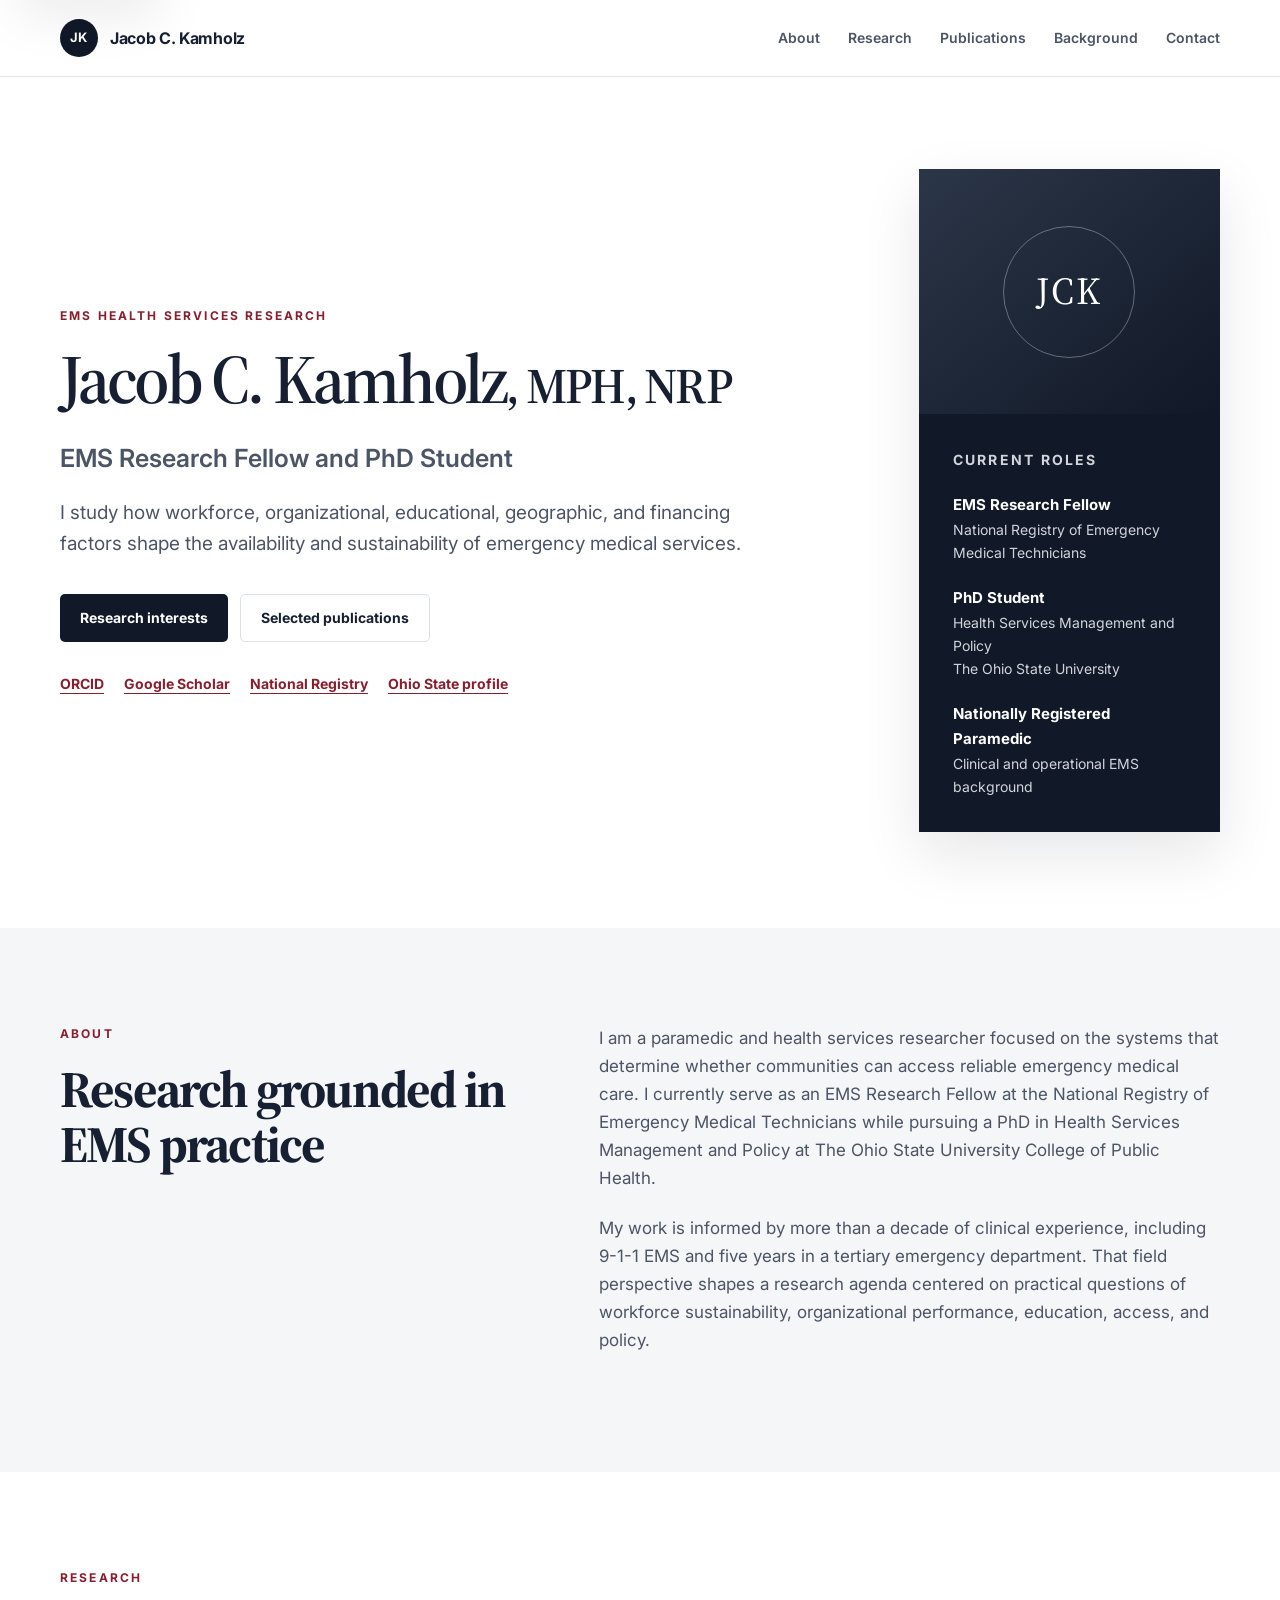
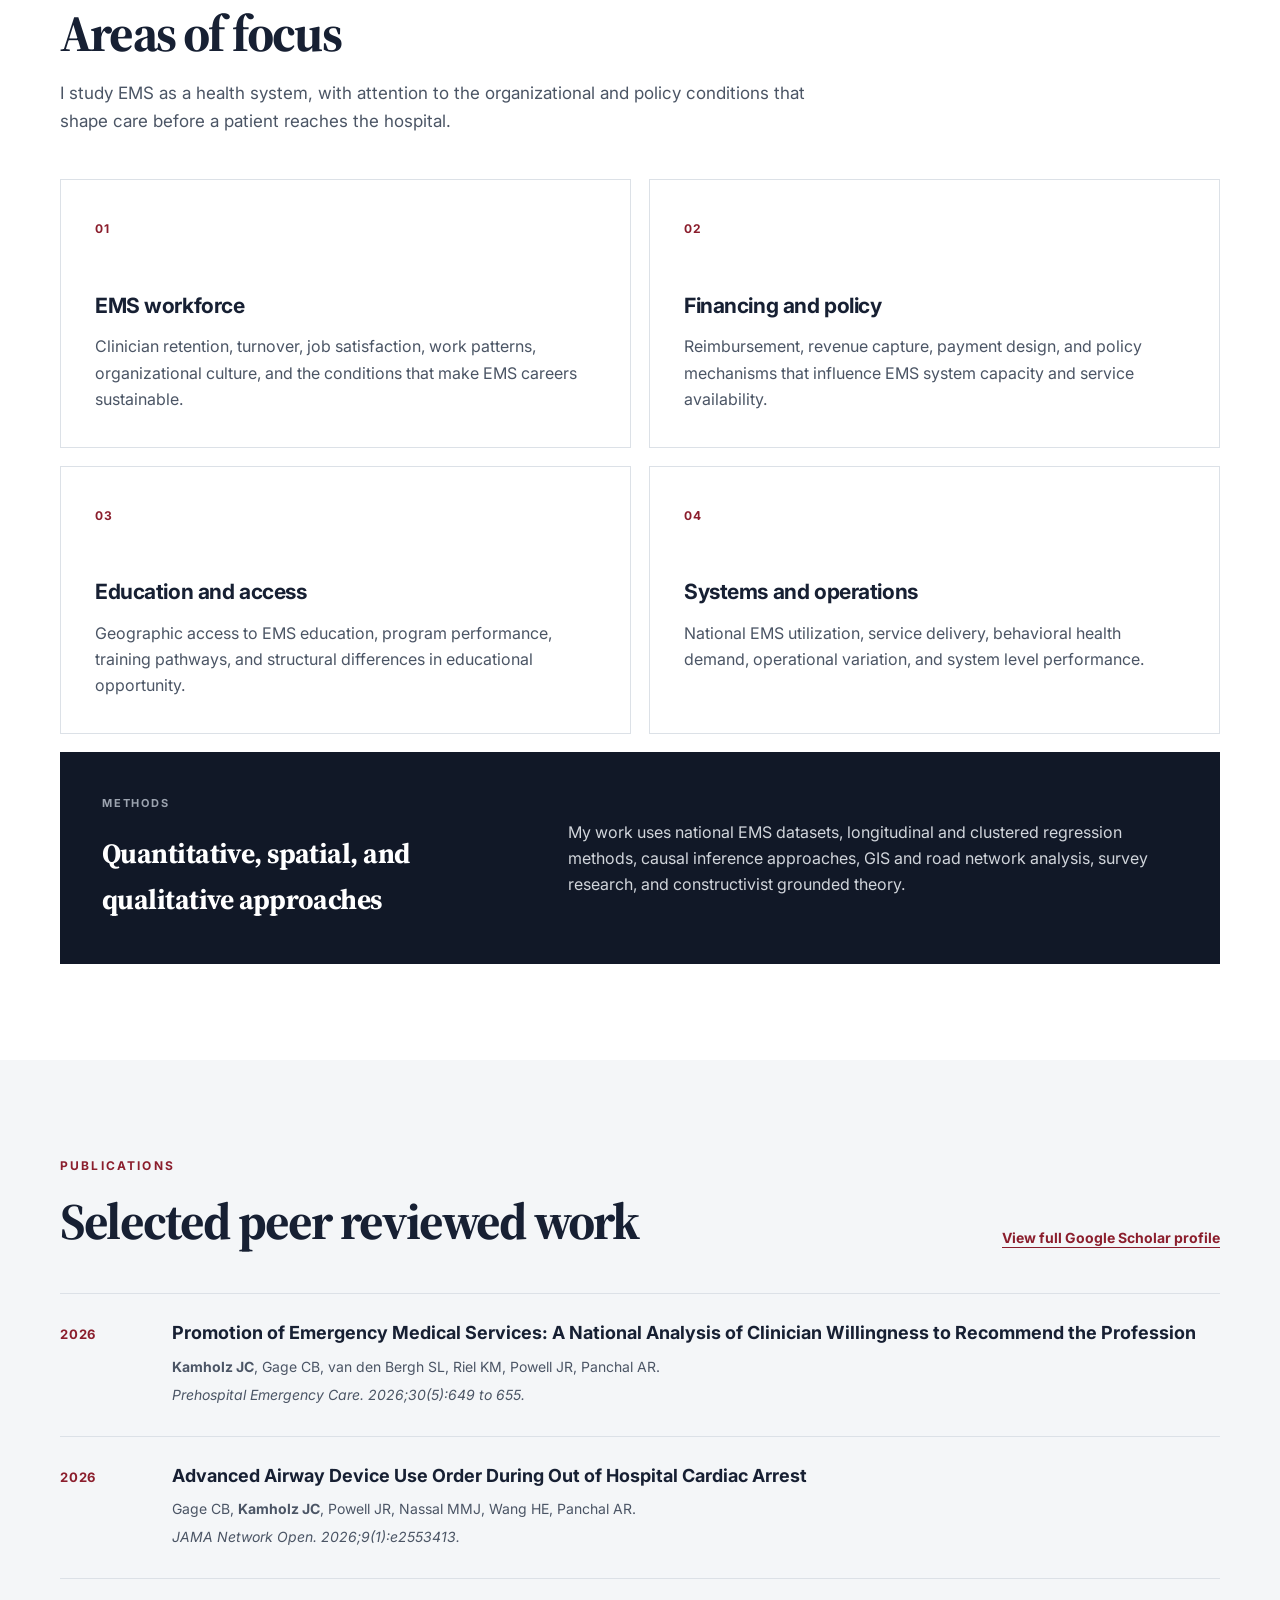
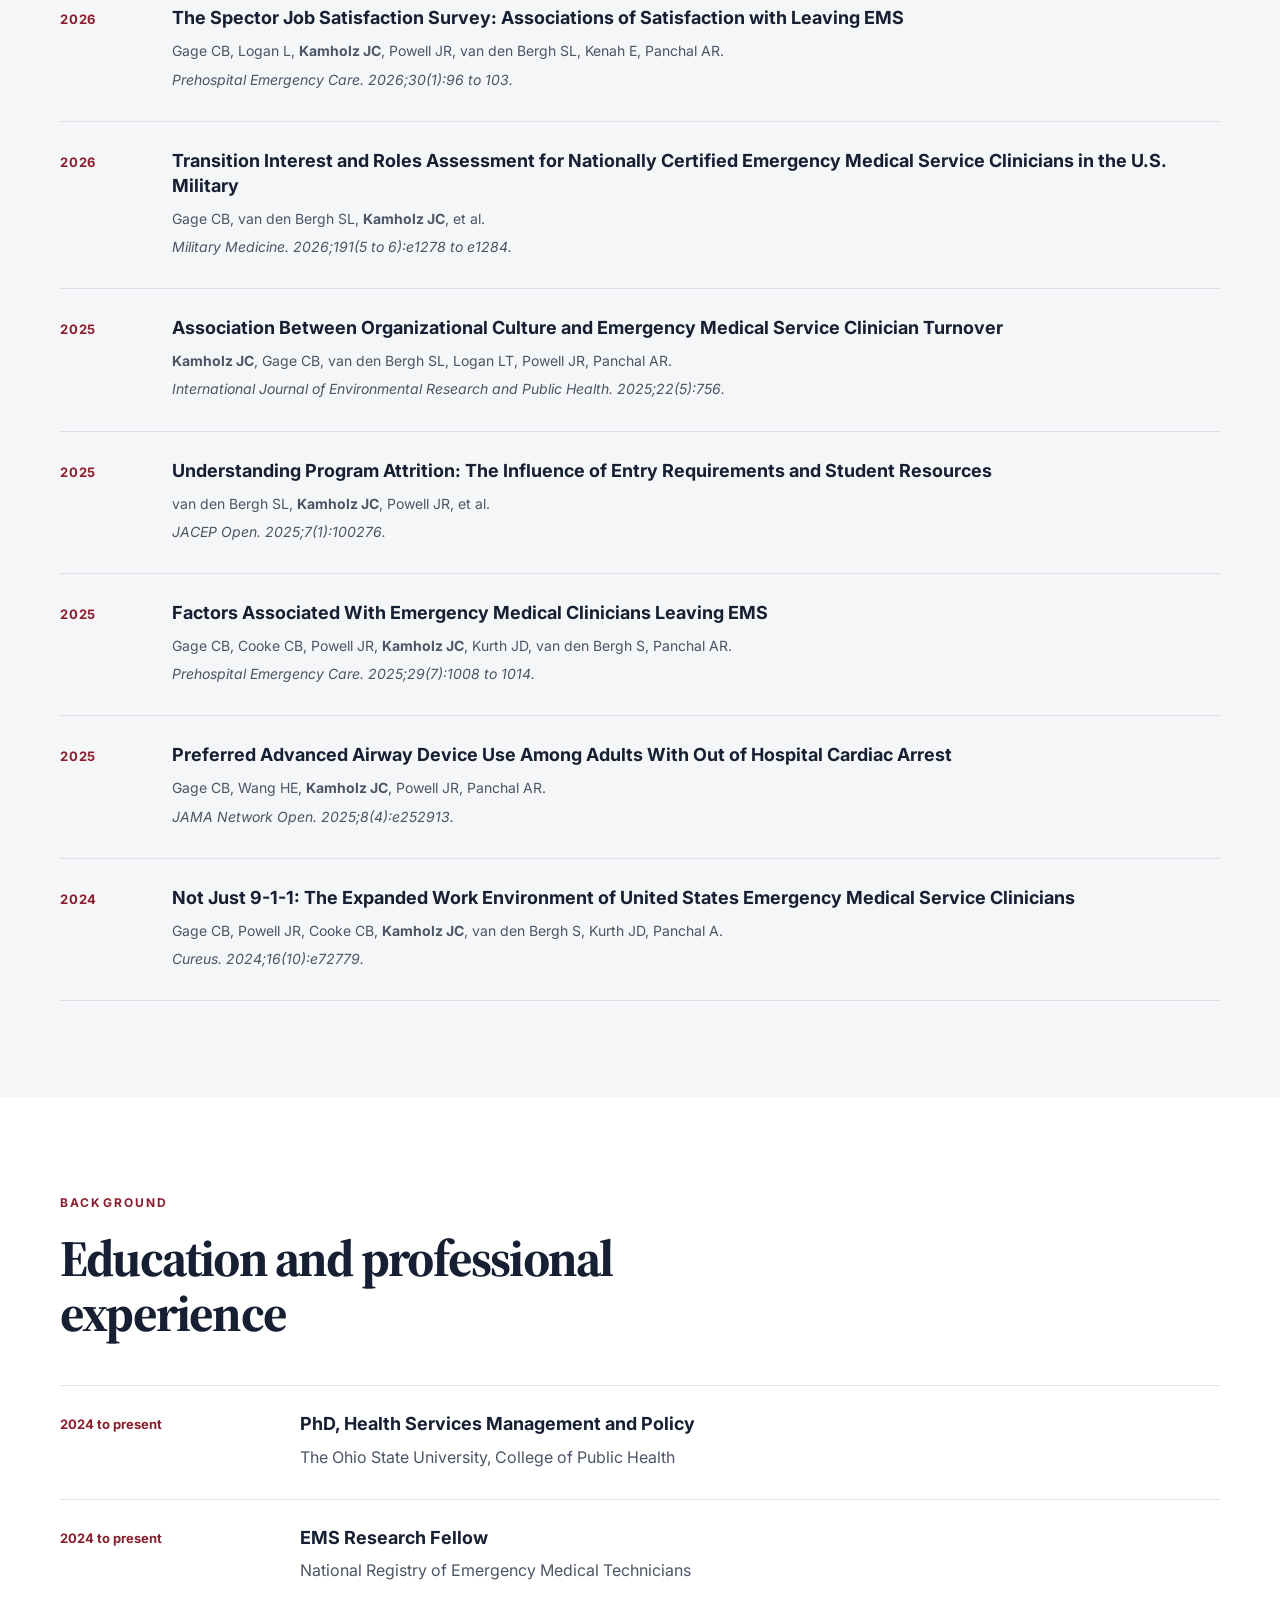
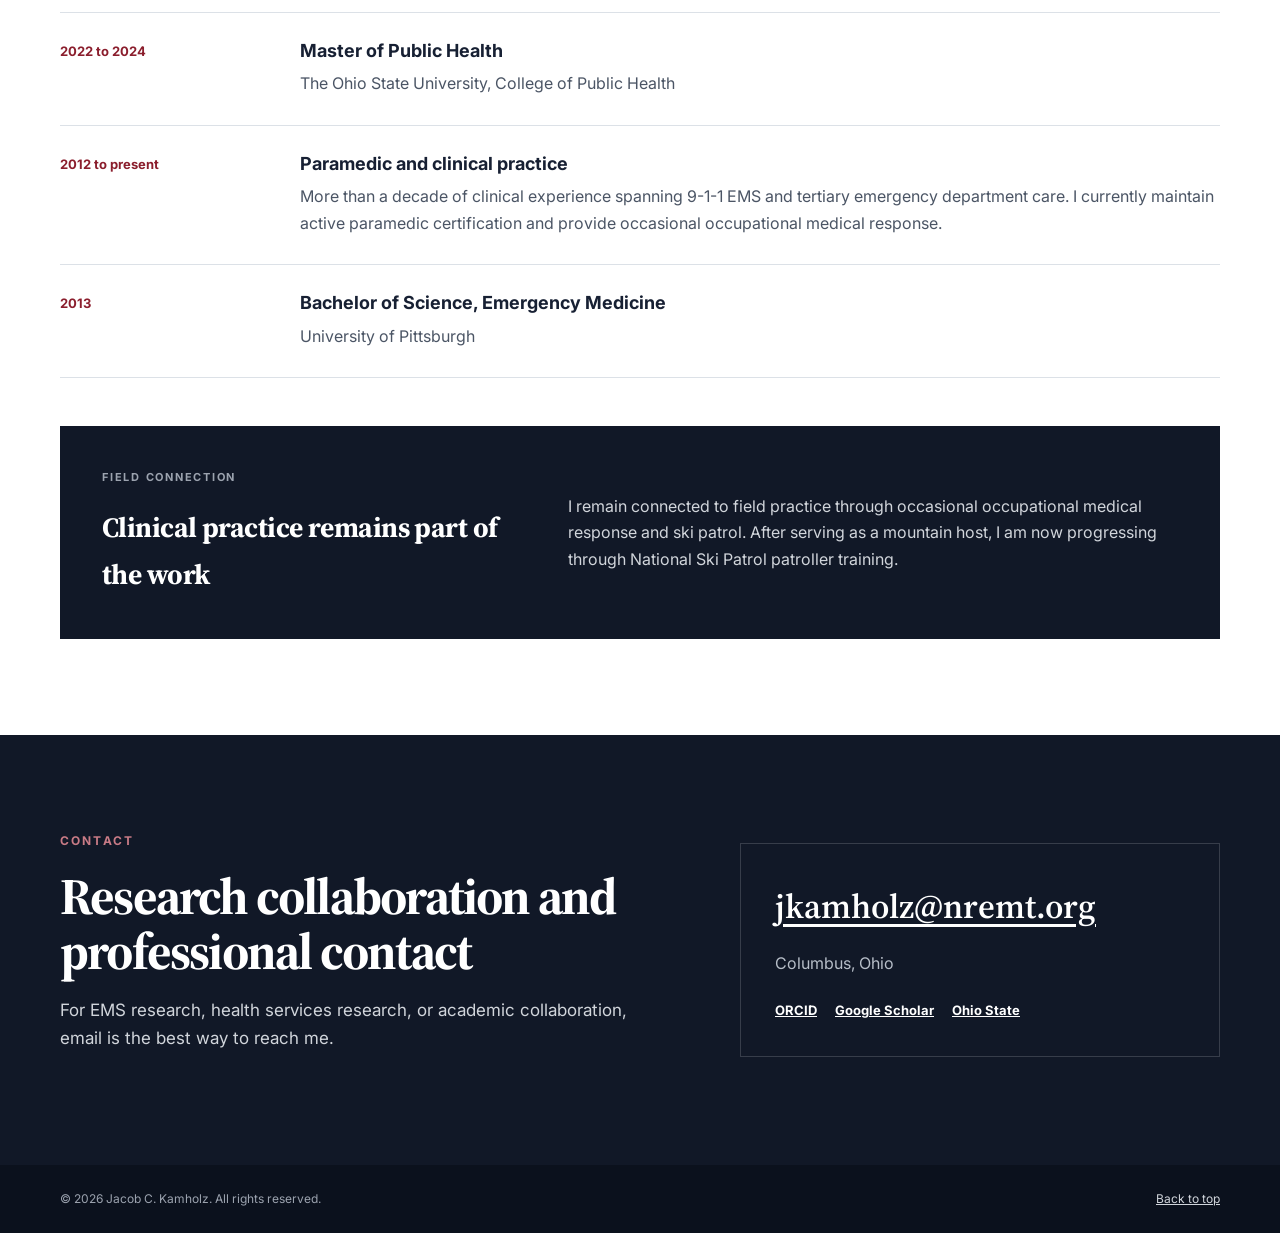
<file: index.html>
<!doctype html>
<html lang="en">
<head>
  <meta charset="utf-8">
  <meta name="viewport" content="width=device-width, initial-scale=1">
  <meta name="description" content="Jacob C. Kamholz, MPH, NRP. EMS health services researcher focused on workforce, financing and policy, education and access, and EMS systems and operations.">
  <link rel="canonical" href="https://jacobkamholz.github.io/">

  <meta property="og:type" content="website">
  <meta property="og:url" content="https://jacobkamholz.github.io/">
  <meta property="og:title" content="Jacob C. Kamholz | EMS Research">
  <meta property="og:description" content="EMS health services research focused on workforce, financing and policy, education and access, and EMS systems and operations.">

  <meta name="twitter:card" content="summary">
  <meta name="author" content="Jacob C. Kamholz">
  <meta name="theme-color" content="#111827">

  <title>Jacob C. Kamholz | EMS Research</title>

  <link rel="preconnect" href="https://fonts.googleapis.com">
  <link rel="preconnect" href="https://fonts.gstatic.com" crossorigin>
  <link href="https://fonts.googleapis.com/css2?family=Inter:wght@400;500;600;700&family=Source+Serif+4:opsz,wght@8..60,500;8..60,600&display=swap" rel="stylesheet">

  <link rel="stylesheet" href="styles.css">
  <script defer src="script.js"></script>
</head>

<body>
  <a class="skip-link" href="#main">Skip to content</a>

  <header class="site-header">
    <div class="container nav-wrap">

      <a class="brand" href="/" aria-label="Jacob C. Kamholz home">
        <span class="brand-mark" aria-hidden="true">JK</span>
        <span>Jacob C. Kamholz</span>
      </a>

      <button class="nav-toggle" type="button" aria-expanded="false" aria-controls="site-nav">
        <span class="sr-only">Toggle navigation</span>
        <span></span>
        <span></span>
        <span></span>
      </button>

      <nav class="site-nav" id="site-nav" aria-label="Primary navigation">
        <a href="#about">About</a>
        <a href="#research">Research</a>
        <a href="#publications">Publications</a>
        <a href="#background">Background</a>
        <a href="#contact">Contact</a>
      </nav>

    </div>
  </header>

  <main id="main">

    <section class="hero section">
      <div class="container hero-grid">

        <div>
          <p class="eyebrow">EMS health services research</p>

          <h1>
            <span class="hero-name">Jacob C. Kamholz</span><span class="hero-credentials">, MPH, NRP</span>
          </h1>

          <p class="hero-role">EMS Research Fellow and PhD Student</p>

          <p class="hero-copy">
            I study how workforce, organizational, educational, geographic, and financing factors shape the availability and sustainability of emergency medical services.
          </p>

          <div class="hero-actions">
            <a class="button primary" href="#research">Research interests</a>
            <a class="button secondary" href="#publications">Selected publications</a>
          </div>

          <div class="profile-links" aria-label="Professional profiles">
            <a href="https://orcid.org/0000-0002-3282-7630" target="_blank" rel="noopener">ORCID</a>
            <a href="https://scholar.google.com/citations?hl=en&user=yUIom-gAAAAJ&view_op=list_works&sortby=pubdate" target="_blank" rel="noopener">Google Scholar</a>
            <a href="https://www.nremt.org/Pages/Meet-the-Team/Meet-the-team" target="_blank" rel="noopener">National Registry</a>
            <a href="https://cph.osu.edu/news/public-health-buckeyes-jacob-kamholz" target="_blank" rel="noopener">Ohio State profile</a>
          </div>
        </div>

        <aside class="hero-card" aria-label="Current roles">
          <div class="portrait-placeholder" aria-hidden="true">
            <span>JCK</span>
          </div>

          <div class="hero-card-body">
            <p class="card-label">Current roles</p>

            <p>
              <strong>EMS Research Fellow</strong><br>
              National Registry of Emergency Medical Technicians
            </p>

            <p>
              <strong>PhD Student</strong><br>
              Health Services Management and Policy<br>
              The Ohio State University
            </p>

            <p>
              <strong>Nationally Registered Paramedic</strong><br>
              Clinical and operational EMS background
            </p>
          </div>
        </aside>

      </div>
    </section>

    <section class="section muted" id="about">
      <div class="container two-col">

        <div>
          <p class="eyebrow">About</p>
          <h2>Research grounded in EMS practice</h2>
        </div>

        <div class="prose">
          <p>
            I am a paramedic and health services researcher focused on the systems that determine whether communities can access reliable emergency medical care. I currently serve as an EMS Research Fellow at the National Registry of Emergency Medical Technicians while pursuing a PhD in Health Services Management and Policy at The Ohio State University College of Public Health.
          </p>

          <p>
            My work is informed by more than a decade of clinical experience, including 9-1-1 EMS and five years in a tertiary emergency department. That field perspective shapes a research agenda centered on practical questions of workforce sustainability, organizational performance, education, access, and policy.
          </p>
        </div>

      </div>
    </section>

    <section class="section" id="research">
      <div class="container">

        <div class="section-heading">
          <p class="eyebrow">Research</p>
          <h2>Areas of focus</h2>
          <p>
            I study EMS as a health system, with attention to the organizational and policy conditions that shape care before a patient reaches the hospital.
          </p>
        </div>

        <div class="research-grid">

          <article class="research-card">
            <span class="card-number">01</span>
            <h3>EMS workforce</h3>
            <p>
              Clinician retention, turnover, job satisfaction, work patterns, organizational culture, and the conditions that make EMS careers sustainable.
            </p>
          </article>

          <article class="research-card">
            <span class="card-number">02</span>
            <h3>Financing and policy</h3>
            <p>
              Reimbursement, revenue capture, payment design, and policy mechanisms that influence EMS system capacity and service availability.
            </p>
          </article>

          <article class="research-card">
            <span class="card-number">03</span>
            <h3>Education and access</h3>
            <p>
              Geographic access to EMS education, program performance, training pathways, and structural differences in educational opportunity.
            </p>
          </article>

          <article class="research-card">
            <span class="card-number">04</span>
            <h3>Systems and operations</h3>
            <p>
              National EMS utilization, service delivery, behavioral health demand, operational variation, and system level performance.
            </p>
          </article>

        </div>

        <div class="methods-band">

          <div>
            <p class="card-label">Methods</p>
            <h3>Quantitative, spatial, and qualitative approaches</h3>
          </div>

          <p>
            My work uses national EMS datasets, longitudinal and clustered regression methods, causal inference approaches, GIS and road network analysis, survey research, and constructivist grounded theory.
          </p>

        </div>

      </div>
    </section>

    <section class="section muted" id="publications">
      <div class="container">

        <div class="section-heading publication-heading">

          <div>
            <p class="eyebrow">Publications</p>
            <h2>Selected peer reviewed work</h2>
          </div>

          <a
            class="text-link"
            href="https://scholar.google.com/citations?hl=en&user=yUIom-gAAAAJ&view_op=list_works&sortby=pubdate"
            target="_blank"
            rel="noopener"
          >
            View full Google Scholar profile
          </a>

        </div>

        <div class="publication-list">

          <article class="publication">
            <div class="pub-year">2026</div>

            <div>
              <h3>
                <a
                  href="https://doi.org/10.1080/10903127.2026.2619038"
                  target="_blank"
                  rel="noopener"
                >
                  Promotion of Emergency Medical Services: A National Analysis of Clinician Willingness to Recommend the Profession
                </a>
              </h3>

              <p>
                <strong>Kamholz JC</strong>, Gage CB, van den Bergh SL, Riel KM, Powell JR, Panchal AR.
              </p>

              <p class="journal">
                Prehospital Emergency Care. 2026;30(5):649 to 655.
              </p>
            </div>
          </article>

          <article class="publication">
            <div class="pub-year">2026</div>

            <div>
              <h3>
                <a
                  href="https://doi.org/10.1001/jamanetworkopen.2025.53413"
                  target="_blank"
                  rel="noopener"
                >
                  Advanced Airway Device Use Order During Out of Hospital Cardiac Arrest
                </a>
              </h3>

              <p>
                Gage CB, <strong>Kamholz JC</strong>, Powell JR, Nassal MMJ, Wang HE, Panchal AR.
              </p>

              <p class="journal">
                JAMA Network Open. 2026;9(1):e2553413.
              </p>
            </div>
          </article>

          <article class="publication">
            <div class="pub-year">2026</div>

            <div>
              <h3>
                <a
                  href="https://doi.org/10.1080/10903127.2025.2482100"
                  target="_blank"
                  rel="noopener"
                >
                  The Spector Job Satisfaction Survey: Associations of Satisfaction with Leaving EMS
                </a>
              </h3>

              <p>
                Gage CB, Logan L, <strong>Kamholz JC</strong>, Powell JR, van den Bergh SL, Kenah E, Panchal AR.
              </p>

              <p class="journal">
                Prehospital Emergency Care. 2026;30(1):96 to 103.
              </p>
            </div>
          </article>

          <article class="publication">
            <div class="pub-year">2026</div>

            <div>
              <h3>
                <a
                  href="https://doi.org/10.1093/milmed/usaf549"
                  target="_blank"
                  rel="noopener"
                >
                  Transition Interest and Roles Assessment for Nationally Certified Emergency Medical Service Clinicians in the U.S. Military
                </a>
              </h3>

              <p>
                Gage CB, van den Bergh SL, <strong>Kamholz JC</strong>, et al.
              </p>

              <p class="journal">
                Military Medicine. 2026;191(5 to 6):e1278 to e1284.
              </p>
            </div>
          </article>

          <article class="publication">
            <div class="pub-year">2025</div>

            <div>
              <h3>
                <a
                  href="https://doi.org/10.3390/ijerph22050756"
                  target="_blank"
                  rel="noopener"
                >
                  Association Between Organizational Culture and Emergency Medical Service Clinician Turnover
                </a>
              </h3>

              <p>
                <strong>Kamholz JC</strong>, Gage CB, van den Bergh SL, Logan LT, Powell JR, Panchal AR.
              </p>

              <p class="journal">
                International Journal of Environmental Research and Public Health. 2025;22(5):756.
              </p>
            </div>
          </article>

          <article class="publication">
            <div class="pub-year">2025</div>

            <div>
              <h3>
                <a
                  href="https://doi.org/10.1016/j.acepjo.2025.100276"
                  target="_blank"
                  rel="noopener"
                >
                  Understanding Program Attrition: The Influence of Entry Requirements and Student Resources
                </a>
              </h3>

              <p>
                van den Bergh SL, <strong>Kamholz JC</strong>, Powell JR, et al.
              </p>

              <p class="journal">
                JACEP Open. 2025;7(1):100276.
              </p>
            </div>
          </article>

          <article class="publication">
            <div class="pub-year">2025</div>

            <div>
              <h3>
                <a
                  href="https://doi.org/10.1080/10903127.2024.2436047"
                  target="_blank"
                  rel="noopener"
                >
                  Factors Associated With Emergency Medical Clinicians Leaving EMS
                </a>
              </h3>

              <p>
                Gage CB, Cooke CB, Powell JR, <strong>Kamholz JC</strong>, Kurth JD, van den Bergh S, Panchal AR.
              </p>

              <p class="journal">
                Prehospital Emergency Care. 2025;29(7):1008 to 1014.
              </p>
            </div>
          </article>

          <article class="publication">
            <div class="pub-year">2025</div>

            <div>
              <h3>
                <a
                  href="https://doi.org/10.1001/jamanetworkopen.2025.2913"
                  target="_blank"
                  rel="noopener"
                >
                  Preferred Advanced Airway Device Use Among Adults With Out of Hospital Cardiac Arrest
                </a>
              </h3>

              <p>
                Gage CB, Wang HE, <strong>Kamholz JC</strong>, Powell JR, Panchal AR.
              </p>

              <p class="journal">
                JAMA Network Open. 2025;8(4):e252913.
              </p>
            </div>
          </article>

          <article class="publication">
            <div class="pub-year">2024</div>

            <div>
              <h3>
                <a
                  href="https://doi.org/10.7759/cureus.72779"
                  target="_blank"
                  rel="noopener"
                >
                  Not Just 9-1-1: The Expanded Work Environment of United States Emergency Medical Service Clinicians
                </a>
              </h3>

              <p>
                Gage CB, Powell JR, Cooke CB, <strong>Kamholz JC</strong>, van den Bergh S, Kurth JD, Panchal A.
              </p>

              <p class="journal">
                Cureus. 2024;16(10):e72779.
              </p>
            </div>
          </article>

        </div>
      </div>
    </section>

    <section class="section" id="background">
      <div class="container">

        <div class="section-heading">
          <p class="eyebrow">Background</p>
          <h2>Education and professional experience</h2>
        </div>

        <div class="timeline">

          <article class="timeline-item">
            <div class="timeline-date">2024 to present</div>

            <div>
              <h3>PhD, Health Services Management and Policy</h3>
              <p>The Ohio State University, College of Public Health</p>
            </div>
          </article>

          <article class="timeline-item">
            <div class="timeline-date">2024 to present</div>

            <div>
              <h3>EMS Research Fellow</h3>
              <p>National Registry of Emergency Medical Technicians</p>
            </div>
          </article>

          <article class="timeline-item">
            <div class="timeline-date">2022 to 2024</div>

            <div>
              <h3>Master of Public Health</h3>
              <p>The Ohio State University, College of Public Health</p>
            </div>
          </article>

          <article class="timeline-item">
            <div class="timeline-date">2012 to present</div>

            <div>
              <h3>Paramedic and clinical practice</h3>
              <p>
                More than a decade of clinical experience spanning 9-1-1 EMS and tertiary emergency department care. I currently maintain active paramedic certification and provide occasional occupational medical response.
              </p>
            </div>
          </article>

          <article class="timeline-item">
            <div class="timeline-date">2013</div>

            <div>
              <h3>Bachelor of Science, Emergency Medicine</h3>
              <p>University of Pittsburgh</p>
            </div>
          </article>

        </div>

        <div class="feature-note">

          <div>
            <p class="card-label">Field connection</p>
            <h3>Clinical practice remains part of the work</h3>
          </div>

          <p>
            I remain connected to field practice through occasional occupational medical response and ski patrol. After serving as a mountain host, I am now progressing through National Ski Patrol patroller training.
          </p>

        </div>

      </div>
    </section>

    <section class="section contact-section" id="contact">
      <div class="container contact-grid">

        <div>
          <p class="eyebrow light">Contact</p>
          <h2>Research collaboration and professional contact</h2>
          <p>
            For EMS research, health services research, or academic collaboration, email is the best way to reach me.
          </p>
        </div>

        <div class="contact-card">
          <a class="contact-email" href="mailto:jkamholz@nremt.org">jkamholz@nremt.org</a>

          <p>Columbus, Ohio</p>

          <div class="contact-links">
            <a href="https://orcid.org/0000-0002-3282-7630" target="_blank" rel="noopener">ORCID</a>
            <a href="https://scholar.google.com/citations?hl=en&user=yUIom-gAAAAJ&view_op=list_works&sortby=pubdate" target="_blank" rel="noopener">Google Scholar</a>
            <a href="https://cph.osu.edu/news/public-health-buckeyes-jacob-kamholz" target="_blank" rel="noopener">Ohio State</a>
          </div>
        </div>

      </div>
    </section>

  </main>

  <footer class="site-footer">
    <div class="container footer-wrap">
      <p>
        © <span id="year"></span> Jacob C. Kamholz. All rights reserved.
      </p>

      <a href="/">Back to top</a>
    </div>
  </footer>

</body>
</html>
</file>
<file: styles.css>
:root {
  --ink: #172033;
  --ink-soft: #4b5565;
  --paper: #ffffff;
  --paper-alt: #f4f6f8;
  --line: #dce1e7;
  --accent: #8b1e2d;
  --accent-dark: #6d1723;
  --navy: #111827;
  --navy-2: #1f2937;
  --max: 1160px;
  --shadow: 0 22px 55px rgba(17, 24, 39, .10);
}

* { box-sizing: border-box; }
html { scroll-behavior: smooth; }
body {
  margin: 0;
  color: var(--ink);
  background: var(--paper);
  font-family: Inter, system-ui, -apple-system, BlinkMacSystemFont, "Segoe UI", sans-serif;
  line-height: 1.65;
  -webkit-font-smoothing: antialiased;
}

a { color: inherit; }
a:focus-visible, button:focus-visible { outline: 3px solid #b54a58; outline-offset: 4px; }

.container { width: min(calc(100% - 40px), var(--max)); margin: 0 auto; }
.section { padding: 96px 0; }
.muted { background: var(--paper-alt); }

.skip-link {
  position: fixed;
  left: 20px;
  top: 12px;
  transform: translateY(-150%);
  background: var(--paper);
  padding: 10px 14px;
  z-index: 1000;
  border-radius: 4px;
  box-shadow: var(--shadow);
}
.skip-link:focus { transform: none; }

.site-header {
  position: sticky;
  top: 0;
  z-index: 100;
  background: rgba(255, 255, 255, .94);
  backdrop-filter: blur(14px);
  border-bottom: 1px solid rgba(220, 225, 231, .8);
}
.nav-wrap { min-height: 76px; display: flex; align-items: center; justify-content: space-between; gap: 24px; }
.brand { display: inline-flex; align-items: center; gap: 12px; font-weight: 700; text-decoration: none; letter-spacing: -.02em; }
.brand-mark {
  display: grid;
  place-items: center;
  width: 38px;
  height: 38px;
  border-radius: 50%;
  background: var(--navy);
  color: white;
  font-size: 13px;
  letter-spacing: .04em;
}
.site-nav { display: flex; align-items: center; gap: 28px; }
.site-nav a { text-decoration: none; color: var(--ink-soft); font-size: 14px; font-weight: 600; }
.site-nav a:hover { color: var(--accent); }
.nav-toggle { display: none; background: transparent; border: 0; padding: 6px; }
.nav-toggle span:not(.sr-only) { width: 24px; height: 2px; display: block; background: var(--ink); margin: 5px; }
.sr-only { position: absolute; width: 1px; height: 1px; clip: rect(0,0,0,0); overflow: hidden; white-space: nowrap; }

.hero { padding-top: 92px; padding-bottom: 96px; overflow: hidden; }
.hero-grid { display: grid; grid-template-columns: minmax(0, 1.45fr) minmax(300px, .55fr); gap: 64px; align-items: center; }
.eyebrow { margin: 0 0 18px; color: var(--accent); text-transform: uppercase; letter-spacing: .18em; font-size: 12px; font-weight: 700; }
.hero h1, h2 { font-family: "Source Serif 4", Georgia, serif; }
.hero h1 { max-width: 820px; font-size: clamp(50px, 5.4vw, 74px); line-height: 1; letter-spacing: -.045em; margin: 0; font-weight: 600; }
.hero-name, .hero-credentials { white-space: nowrap; }
.hero-credentials { font-size: .72em; letter-spacing: -.035em; }
.hero-role { margin: 25px 0 8px; font-size: clamp(20px, 2vw, 25px); font-weight: 600; color: var(--ink-soft); }
.hero-copy { max-width: 720px; margin: 18px 0 0; font-size: 19px; color: var(--ink-soft); }
.hero-actions { display: flex; gap: 12px; flex-wrap: wrap; margin-top: 34px; }
.button { display: inline-flex; align-items: center; justify-content: center; min-height: 48px; padding: 0 20px; border-radius: 5px; text-decoration: none; font-weight: 700; font-size: 14px; }
.button.primary { background: var(--navy); color: white; }
.button.primary:hover { background: var(--navy-2); }
.button.secondary { border: 1px solid var(--line); background: white; }
.button.secondary:hover { border-color: #b7bec8; }
.profile-links { display: flex; flex-wrap: wrap; gap: 20px; margin-top: 30px; }
.profile-links a, .text-link { color: var(--accent); font-weight: 700; font-size: 14px; text-underline-offset: 4px; }

.hero-card { background: var(--navy); color: white; box-shadow: var(--shadow); }
.portrait-placeholder { min-height: 245px; display: grid; place-items: center; background: linear-gradient(140deg, #2b3648, #111827); }
.portrait-placeholder span { display: grid; place-items: center; width: 132px; height: 132px; border: 1px solid rgba(255,255,255,.32); border-radius: 50%; font-family: "Source Serif 4", Georgia, serif; font-size: 38px; letter-spacing: .06em; }
.hero-card-body { padding: 34px; }
.card-label { margin: 0 0 18px; text-transform: uppercase; letter-spacing: .16em; font-size: 11px; font-weight: 700; color: #9ca3af; }
.hero-card-body p { margin: 0 0 22px; color: #d1d5db; font-size: 14px; }
.hero-card-body p:last-child { margin-bottom: 0; }
.hero-card-body strong { color: white; font-size: 15px; }

.two-col { display: grid; grid-template-columns: .85fr 1.15fr; gap: 80px; }
h2 { font-size: clamp(36px, 4vw, 52px); line-height: 1.08; letter-spacing: -.035em; margin: 0; }
.prose { max-width: 720px; }
.prose p { margin: 0 0 22px; color: var(--ink-soft); font-size: 17px; }

.section-heading { max-width: 760px; margin-bottom: 44px; }
.section-heading > p:last-child { color: var(--ink-soft); font-size: 17px; margin: 18px 0 0; }
.research-grid { display: grid; grid-template-columns: repeat(2, minmax(0, 1fr)); gap: 18px; }
.research-card { position: relative; padding: 34px; min-height: 245px; border: 1px solid var(--line); background: white; }
.card-number { color: var(--accent); font-weight: 700; font-size: 12px; letter-spacing: .12em; }
.research-card h3, .methods-band h3, .feature-note h3 { margin: 48px 0 10px; font-size: 21px; letter-spacing: -.02em; }
.research-card p { color: var(--ink-soft); margin: 0; }
.methods-band, .feature-note { margin-top: 18px; display: grid; grid-template-columns: .8fr 1.2fr; gap: 60px; background: var(--navy); color: white; padding: 42px; align-items: center; }
.methods-band .card-label, .feature-note .card-label { color: #9ca3af; }
.methods-band h3, .feature-note h3 { margin: 0; font-family: "Source Serif 4", Georgia, serif; font-size: 28px; }
.methods-band p:last-child, .feature-note p:last-child { margin: 0; color: #d1d5db; }

.publication-heading { max-width: none; display: flex; justify-content: space-between; align-items: end; gap: 24px; }
.publication-list { border-top: 1px solid var(--line); }
.publication { display: grid; grid-template-columns: 84px 1fr; gap: 28px; padding: 30px 0; border-bottom: 1px solid var(--line); }
.pub-year { font-size: 13px; font-weight: 700; color: var(--accent); letter-spacing: .06em; }
.publication h3 { margin: -4px 0 9px; font-size: 18px; line-height: 1.4; }
.publication h3 a { text-decoration: none; }
.publication h3 a:hover { color: var(--accent); text-decoration: underline; text-underline-offset: 4px; }
.publication p { margin: 0; color: var(--ink-soft); font-size: 14px; }
.publication .journal { margin-top: 5px; font-style: italic; }

.timeline { border-top: 1px solid var(--line); }
.timeline-item { display: grid; grid-template-columns: 190px 1fr; gap: 50px; padding: 28px 0; border-bottom: 1px solid var(--line); }
.timeline-date { color: var(--accent); font-size: 13px; font-weight: 700; }
.timeline-item h3 { margin: -5px 0 5px; font-size: 18px; }
.timeline-item p { margin: 0; color: var(--ink-soft); }
.feature-note { margin-top: 48px; }

.contact-section { background: var(--navy); color: white; }
.eyebrow.light { color: #c97b86; }
.contact-grid { display: grid; grid-template-columns: 1fr .8fr; gap: 80px; align-items: center; }
.contact-grid > div:first-child p:last-child { max-width: 650px; color: #d1d5db; font-size: 17px; }
.contact-card { border: 1px solid rgba(255,255,255,.16); padding: 34px; }
.contact-email { font-family: "Source Serif 4", Georgia, serif; font-size: clamp(23px, 3vw, 34px); font-weight: 600; color: white; text-underline-offset: 6px; }
.contact-card p { color: #b7bec8; }
.contact-links { display: flex; gap: 18px; flex-wrap: wrap; margin-top: 24px; }
.contact-links a { color: white; font-weight: 700; font-size: 13px; }

.site-footer { background: #0b111d; color: #9ca3af; padding: 24px 0; }
.footer-wrap { display: flex; align-items: center; justify-content: space-between; gap: 20px; font-size: 12px; }
.footer-wrap p { margin: 0; }
.footer-wrap a { color: #d1d5db; }

@media (max-width: 900px) {
  .section { padding: 74px 0; }
  .hero { padding-top: 72px; padding-bottom: 78px; }
  .hero-grid, .two-col, .contact-grid { grid-template-columns: 1fr; gap: 48px; }
  .hero-card { max-width: 560px; }
  .research-grid { grid-template-columns: 1fr; }
  .methods-band, .feature-note { grid-template-columns: 1fr; gap: 24px; }
  .publication-heading { display: block; }
  .publication-heading .text-link { display: inline-block; margin-top: 20px; }
}

@media (max-width: 720px) {
  .container { width: min(calc(100% - 28px), var(--max)); }
  .nav-toggle { display: block; }
  .site-nav {
    display: none;
    position: absolute;
    top: 76px;
    left: 0;
    right: 0;
    background: white;
    border-bottom: 1px solid var(--line);
    padding: 12px 20px 24px;
    flex-direction: column;
    align-items: flex-start;
    gap: 7px;
  }
  .site-nav.open { display: flex; }
  .site-nav a { width: 100%; padding: 9px 0; }
  .hero h1 { font-size: clamp(44px, 14vw, 64px); }
  .hero-credentials { display: block; margin-top: 8px; font-size: .72em; }
  .hero-copy { font-size: 17px; }
  .publication { grid-template-columns: 1fr; gap: 7px; }
  .timeline-item { grid-template-columns: 1fr; gap: 7px; }
  .footer-wrap { align-items: flex-start; flex-direction: column; }
  .methods-band, .feature-note, .contact-card, .research-card, .hero-card-body { padding: 28px; }
}

@media (prefers-reduced-motion: reduce) {
  html { scroll-behavior: auto; }
}
</file>
